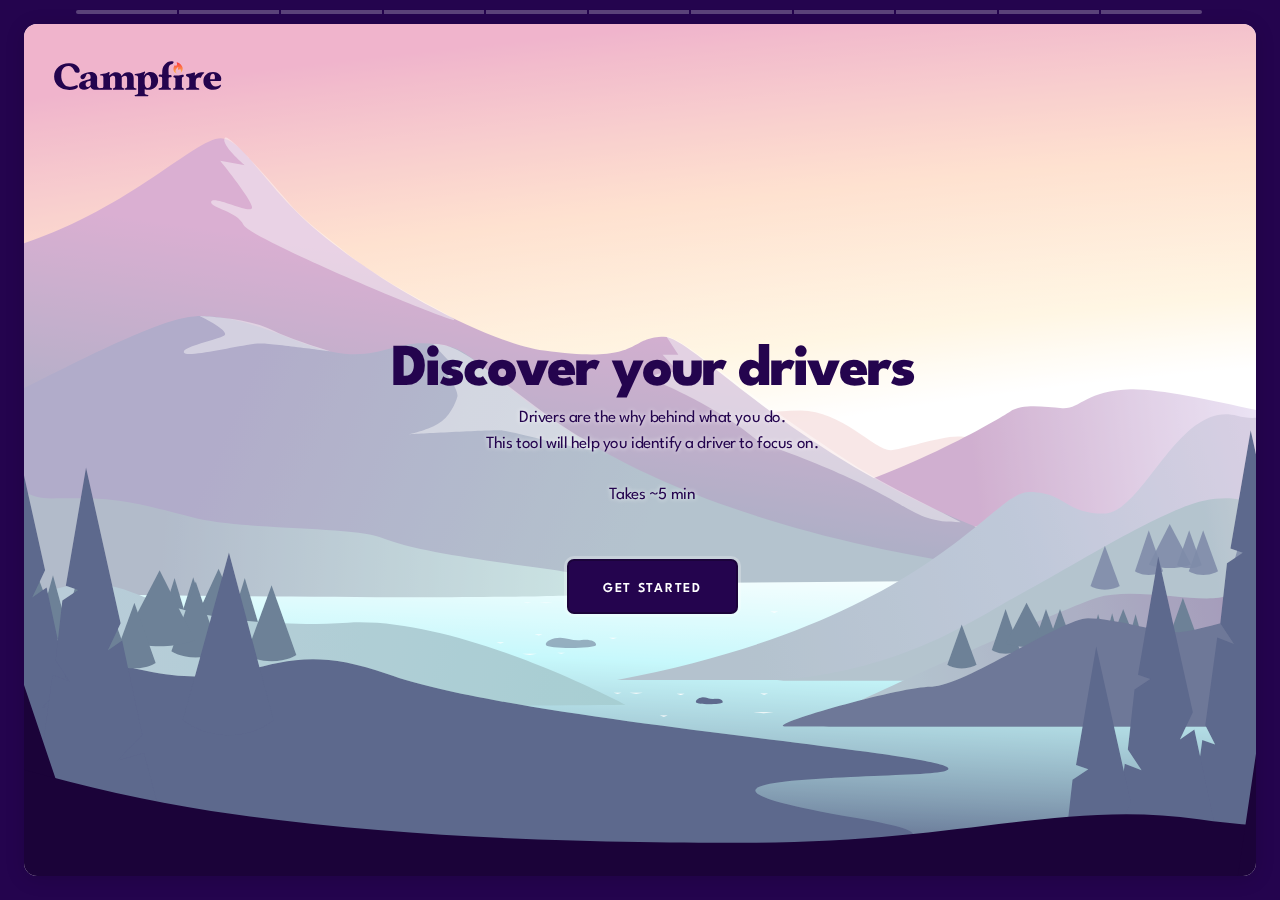
<file: index.html>
<!DOCTYPE html>
<html>
<head>
  <meta charset="utf-8">
  <meta http-equiv="X-UA-Compatible" content="IE=Edge,chrome=1">
  <meta name="viewport" content="width=device-width, initial-scale=1, shrink-to-fit=no">
  <link rel="shortcut icon" href="https://www.getcampfire.com/images/favicon.ico">
  <meta name="description"
      content="Campfire career drivers assessment. When our work aligns with our motivations, we feel more fulfillment and satisfaction. Use this assessment to understand what drives you." />
    <meta name="keywords" content="manager training, digital peer coaching,leadership development, " />

    <!-- Twitter Card data -->
    <meta name="twitter:card" content="summary">
    <meta name="twitter:site" content="">
    <meta name="twitter:site:id" content="">
    <meta name="twitter:title" content="Understand what drives you" />
    <meta name="twitter:description" content="When our work aligns with what drives us, we feel more fulfillment and satisfaction. Use our assessment to understand what drives you.">
    <meta name="twitter:creator" content="">
    <meta name="twitter:creator:id" content="">

    <!-- Twitter summary card with large image must be at least 280x150px -->
    <meta name="twitter:image:src" content="preview-campfire-motivators.png">

    <!-- Open Graph data -->
    <meta property="og:title" content="Campfire career drivers activity" />
    <meta property="og:type" content="website" />
    <meta property="og:image" content="preview-campfire-motivators.png" />
    <meta property="og:url" content="https://toddericksen.github.io/motivations/" />
    <meta property="og:description" content="When our work aligns with what drives us, we feel more fulfillment and satisfaction. Use our assessment to understand what drives you." />
    <meta property="og:site_name" content="Campfire" />

  <title>Campfire Career Drivers</title>
  <script
  src="https://code.jquery.com/jquery-3.6.0.min.js"
  integrity="sha256-/xUj+3OJU5yExlq6GSYGSHk7tPXikynS7ogEvDej/m4="
  crossorigin="anonymous"></script>
  <style type="text/css">
    @import url('https://fonts.googleapis.com/css2?family=Spartan:wght@100..900&display=swap');

    html {
      font-size:  17px;
    }

    body {
      background:  #24044E;
      /*background: #fff;*/
      text-align: center;
      font-family: "Spartan";
      letter-spacing: -0.025rem;
      color: #24044E;
    }

    #campfire_logo {
      position: absolute;
      top: 25px;
      left: 20px;
    }

    p {line-height: 1.5;}

    p.help-text {
      opacity:  .7;
      font-size:  .875rem;
    }

    span.description {
      text-transform: uppercase;
      letter-spacing: .05rem;
      font-size:  .75rem;
      font-weight:  600;
    }

    #stage {
      position: fixed;
      height: calc(100vh - 48px);
      width:  calc(100vw - 48px);
      top:  24px;
      left:  24px;
      border-radius:  13px;
      background: rgba(255,255,255, .95);
      box-shadow: 0 3px 20px rgba(0,0,0,.125);
      overflow:  hidden;
    }

    .scene {
      width: 100%;
      height: 100%;
      overflow: scroll;
      display: flex;
      flex-flow: column nowrap;
      justify-content: center;
      align-items: center;
      position: relative;
      background:  #F6F6FC;
    }

    .scene.intro {
      background: url('sunrise.svg') no-repeat 50% 50%;
      background-size: cover;
      width:  102%;
      height:  102%;
    }

    .section {
      border: none;
      border-radius: 11px;
      width: calc(100% - 4rem);
      max-width:  850px;
    }

    .final .section {
      max-width:  1111px;
    }


    h1 {
      font-size:3.5rem;
      font-weight: 800;
      letter-spacing: -.125rem;
    }

    h2 {
      padding: 0 3rem;
      font-size: 1.5rem;
      font-weight: 600;
      letter-spacing: -.075rem;
      line-height: 1.33;
      margin-bottom: .5rem;
    }

    h2 + p {
      margin: 0 0 1.25rem;
    }

    strong {
      font-weight:  800;
    }

    .intro h1 {
      margin-bottom: .5rem;
    }

    .intro p {
      /*color: rgba(38, 47, 86, .75) ;*/
      margin:  .5rem auto 3rem;
      font-size:  1rem;
      font-weight:  400;
      width:  100%;
      max-width:  650px;
      text-shadow: 0 0 5px #fff;
    }

    .intro p strong {
      font-size: 1.25rem;
      font-weight: 400;
      color:  rgba(0,0,0,.75);
    }

    .cards {
      /*display: flex;*/
      /*flex-flow: row wrap;*/
      /*justify-content: space-evenly;*/
      /*align-content: center;*/
      margin: 1rem auto 2rem;
      width: 100%;
    /*  max-width: 960px;*/
    }

    .card {
      perspective: 500px;
      -webkit-perspective: 500px;
      will-change: transform;
      transform-style: preserve-3d;
      position: relative;
      width: 250px;
      height: 80px;
      display: inline-block;
      margin: .625rem;
      font-size:  .9rem;
      font-weight:  400;
    }

    #demo .card {
      width: 150px;
      height: 75px;
      margin: .5rem;
    }


    .card .front, .card .back {
      background: rgba(255,255,255,.8);
      border-radius: 9px;
      border: 2px solid rgba(255,255,255,.8);
      /*border: 2px solid rgba(84,42,0220,.2);*/
      flex-flow: column nowrap;
      box-shadow: 2px 2px 10px rgba(36, 4, 78, .1), 0 2px 6px rgba(36, 4, 78, .1) ;
      transition: all .25s cubic-bezier(.25,.8,.25,1);

      width: calc(100% - 8px);
      height: calc(100% - 8px);
      display: flex;
      backface-visibility: hidden;
      -webkit-backface-visibility: hidden;


      position: absolute;
      align-items: center;
      justify-content: center;
      overflow: visible;
    }


    .card .front {
      transform: rotateY(0deg);
      -webkit-transform: rotateY(0deg);
    }


    .card .back {
      transform: rotateY(-180deg);
      -webkit-transform: rotateY(-180deg);
      /*background: #542ADC;*/
      /*background:  #6A3DC5;*/
      /*background:  #FBBE55;*/
      background: #24044E;
      color: #fff;
    }

    .card.is_flipped .back {
      font-weight: 700;
      letter-spacing: -0.0125rem;
      transform: rotateY(0deg) translateZ(40px);
      -webkit-transform: rotateY(0deg) translateZ(40px);
      box-shadow: 0 8px 12px 0px rgba(36, 4, 78,.25), 0 0px 8px -4px rgba(36, 4, 78,0.5);
    }

    .card.is_flipped .front {
      transform: rotateY(180deg);
      -webkit-transform: rotateY(180deg);
    }

    .card .front:hover, .card .back:hover {
      cursor: pointer;
      box-shadow: 0 12px 18px -4px rgba(0,0,0,0.12), 0 2px 10px rgba(0,0,0,0.24);
      font-size:  .95rem;
    }


    a.button {
      cursor:  pointer;
      background: #24044E;
      border:  none;
      color:  #fff;
      text-decoration: none;
      font-family: "Spartan";
      text-transform: uppercase;
      font-weight: 600;
      font-size: .8rem;
      letter-spacing: .1rem;
      padding:  1.25rem 2rem 1rem 2rem;
      border: 2px solid rgba(0,0,0,.25);
      border-radius: 7px;
      display:inline-block;
      transform: translateY(0px);
      box-shadow:  0 0 0 3px rgba(255, 255, 255, .25);
      transition: all .25s cubic-bezier(.25,.8,.25,1);
    }

    a.button:hover {
      box-shadow: 0 0 0 3px rgba(255, 255, 255, .65), 0 18px 18px -5px rgba(0,0,0,0.15), 0 2px 10px rgba(0,0,0,0.24);
      transform: translateY(-3px);
    }
    a.back_button {
      position: absolute;
      left: 50px;
      top: 50px;
      text-decoration: none;
      text-transform: uppercase;
      color: #24044E;
      font-size: .75rem;
      font-weight: 500;
      letter-spacing: 0.1rem;
      background: url(chevron.svg) no-repeat 1.35rem 45%;
      background-size: 24px;
      height: 12px;
      padding: .5rem 1.5rem .5rem 3rem;
      display: flex;
      width: 56px;
      height: 32px;
      text-align: left;
      flex-flow: column nowrap;
      justify-content: center;
      border-radius: 5px;
    }

    .shake_it_up {
      animation: shake .3s forwards cubic-bezier(.25,.8,.25,1) !important;
    }

    #progress {
      top:  0;
      display: flex;
      width:  calc(100% - 8rem);
      margin:  10px auto 0;
      position: relative;
      z-index: 2;
    }

    .step {
      width: 100%;
      background-color: rgba(255,255,255,.25);
      margin-right: 2px;
      height: 4px;
    }

    .step:first-child {
      border-top-left-radius: 7px;
      border-bottom-left-radius: 7px;
      }

    .step:last-child {
      border-top-right-radius: 7px;
      border-bottom-right-radius: 7px;
    }

    .step.done {
      background: rgba(36, 4, 78, .75);
      background:  rgba(255,255,255,.85);;
      /*background: #EFA2AC;*/
    }

    textarea {
      font-family:  'Spartan';
      font-size:  1.125rem;
      padding:  1.5rem;
      border: 2px solid rgba(0,0,0,.25);
      border-radius: 7px;
      font-weight: 400;
      letter-spacing: -.05rem;
      box-shadow:  0 0 0 3px rgba(255, 255, 255, .25);
      transition: all .25s cubic-bezier(.25,.8,.25,1);
      width:  100%;
      max-width: 600px;
      min-height:  80px;
      line-height: 1.5;
      margin-bottom: 2rem;
    }

    textarea:focus {
      border:  2px solid #24044E;
      outline:  none;
      box-shadow:  0 0 0 3px rgba(255, 255, 255, .25);
    }

    ol {
      text-align: left;
      width:  100%;
      max-width:  500px;
      margin:  2rem auto 4rem;
    }

    ol li {
      margin-bottom:  1rem;
      line-height: 1.6;
    }

    .results .section {
      width:  100%;
      max-width:  960px;
      margin:  0 auto;
    }

    /*#report {
      display: flex;
      flex-flow: row no-wrap;
      justify-content: center;
      align-items:  flex-start;
    }*/

    #finished_motivators {
      display: flex;
      flex-flow: row wrap;
      justify-content:  center;
      justify-items: space-around;
      align-items: space-around;
      margin-top: 1rem;
    }

    #focus_motivator {
      margin-bottom:  2rem;
    }

    #focus_motivator h2 {
      font-size:  2.75rem;
      font-weight:  800;
      line-height: .75;
      margin:  1.5rem 0 2rem;
    }

    .focus_description {
      margin-bottom:  3rem;
    }

    .motivator {
      border:  1px solid #ccc;
      padding:  2rem;
      display:  inline-block;
      margin:  .5rem;
      border-radius:  5px;
      width: 200px;
    }

    #finger-tap {
      position:  relative;
      margin-bottom:  2rem;
    }

    #finger-tap #pointer {
      position: absolute;
      bottom:  -20px;
      left:  50%;
      transform: translateX(-170px) scale(1);
      z-index:  1;
    }

    #finger-tap.animate .cards .card:nth-child(1){
      /* @keyframes duration | easing-function | delay |
iteration-count | direction | fill-mode | play-state | name */
      animation:  spin-demo-1 3s cubic-bezier(.25,.8,.25,1) 2s;
    }

    #finger-tap.animate .cards .card:nth-child(2){
      animation: spin-demo-2 3s cubic-bezier(.25,.8,.25,1) 2s;
    }

    #finger-tap.animate .cards .card:nth-child(3){
      animation:  shake-demo 3s cubic-bezier(.25,.8,.25,1) 2s;
    }

    #finger-tap.animate #pointer {
      animation:  taps 3s cubic-bezier(.25,.8,.25,1) 2s forwards;
    }

    .motivator_descriptions {
      display: flex;
      flex-flow: row nowrap;
      justify-content: space-evenly;
      justify-items: center;
      margin:  3rem 0;
    }

    .motivator_descriptions div {
      display: flex;
      flex-flow: column nowrap;
      justify-content: center;
      border:  3px solid transparent;
      border-radius: 15px;
      cursor: pointer;
      padding: .5rem 2rem 2rem 2rem;
      align-items: center;
      margin: 0;
      width: 48%;
    }

    .motivator_descriptions div span {
      text-transform: uppercase;
      font-size: .75rem;
      letter-spacing: .05rem;
      font-weight: 600;
    }

    .motivator_descriptions div em {
      font-style:  normal;
      font-size:  .75rem;
      display: block;
      margin-top:  .5rem;
      color:  #7C6895;
      line-height:  1.25;

    }



    @keyframes shake {
      0% {
        transform: translateX(0);
      }
      20% {
        transform: translateX(-10px);
      }
      40% {
        transform: translateX(10px);
      }
      60% {
        transform: translateX(-10px);
      }
      80% {
        transform: translateX(10px);
      }
      100% {
        transform: translateX(0);
      }
    }

    @keyframes shake-demo {
      70% {
        transform: translateX(0);
      }
      73% {
        transform: translateX(-10px);
      }
      76% {
        transform: translateX(10px);
      }
      79% {
        transform: translateX(-10px);
      }
      82% {
        transform: translateX(10px);
      }
      85% {
        transform: translateX(0);
      }
    }

    @keyframes spin-demo-1 {
      6% {
        transform: rotateY(0);
      }
      33% {
        transform: rotateY(-180deg);
      }
      84% {
        transform: rotateY(-180deg);
      }
      95% {
        transform: rotateY(0);
      }
    }

    @keyframes spin-demo-2 {
      36% {
        transform: rotateY(0);
      }
      63% {
        transform: rotateY(-180deg);
      }
      84% {
        transform: rotateY(-180deg);
      }
      95% {
        transform: rotateY(0);
      }
    }

    @keyframes taps {
      0% {
        opacity:  1;
        transform: translateX(-170px) scale(1);
      }
      10% {
        opacity:  1;
        transform: translateX(-170px) scale(.8);
      }
      20% {
        opacity:  1;
        transform: translateX(-170px) scale(1);
      }
      30% {
        opacity:  1;
        transform: translateX(0px) scale(1);
      }
      40% {
        opacity:  1;
        transform: translateX(0px) scale(.8);
      }
      50% {
        opacity:  1;
        transform: translateX(0px) scale(1);
      }
      60% {
        opacity:  1;
        transform: translateX(180px) scale(1);
      }
      70% {
        opacity:  1;
        transform: translateX(180px) scale(.8);
      }
      80% {
        opacity:  1;
        transform: translateX(180px) scale(1);
      }
      90% {
        opacity:  0;
        transform: translateX(-170px) scale(1);
      }
      100% {
        opacity:  0;
        transform: translateX(-170px) scale(1);
      }

    }

    @media all and (max-width: 767px) {
      html {
        font-size: 14px;
      }

      h1 {
        font-size: 2rem;
        line-height: 1;
        padding:  0;
      }

      h2 {
        font-size: 1.1rem;
          padding: 0;
      }

      #campfire_logo {
        position: relative;
        top: 0;
        left: 0;
        width:  50%;
      }

      #stage {
        height: 100vh;
        width:  100vw;
        top:  0;
        left:  0;
        border-radius: 0;
      }

      .scene.intro {
        justify-content: center;
      }

      .scene {
        justify-content: flex-start;
      }

      .section {
        padding:  4rem 0;
        width: calc(100% - 3rem);
      }

      .card {
        perspective: 500px;
        -webkit-perspective: 500px;
        will-change: transform;
        transform-style: preserve-3d;
        position: relative;
        width: 100%;
        height: 50px;
        margin:  0;
        font-size:  .75rem;

      }
      a.back_button {
        left: 0;
        top: 10px;
      }
      .intro p {
        font-size:  1rem;
      }

      .step {
        background-color: rgba(0,0,0,.25);
      }

      .step.done {
        background: rgba(36, 4, 78, .75);
      }

      #progress {
        width:  100%;
        top:  -10px;
      }
      textarea {
        max-width: 85%;
      }
    }
  </style>
</head>
<body>
  <div id="progress">
    <div class="step"></div>
    <div class="step"></div>
    <div class="step"></div>
    <div class="step"></div>
    <div class="step "></div>
    <div class="step"></div>
    <div class="step"></div>
    <div class="step"></div>
    <div class="step"></div>
    <div class="step"></div>
    <div class="step"></div>
  </div>
  <div id="stage">
    <div class="scene intro" id="0">
      <div class="section">
        <a href="https://getcampfire.com"><img src="campfire-logo.svg" id="campfire_logo" /></a>
        <h1>Discover your drivers</h1>
        <p>Drivers are the why behind what you do. <br>  This tool will help you identify a driver to focus on. <br><br> Takes ~5 min</p>
        <a class="button" href="#1">Get Started</a>
      </div>
    </div>
    <div class="scene">
      <a href="#back" class="back_button">Back</a>
      <div class="section">
        <h2 class="description">Directions</h2>
        <p class="intro">A Driver is something that provides motivation for you.
</p>
        <p class="intro">This exercise will help you discover the things that motivate you at work.<br> By the end of the exercise you will have one driver to focus on.</p>
        <p class="intro">Here are some things to keep in mind as you go through the exercise:</p>
        <ol>
          <li>Each word will mean something slightly different to each person. Think about what the word <strong>means to you</strong>!</li>
          <li>This exercise can be used in your personal life and in your career. Think about what motivates you <strong>at work</strong>.</li>
          <li>You can and should think more deeply about what these things mean to you. For now, <strong>move quickly</strong>. Just pick the two words that stand out.</li>
        </ol>

        <!-- <p class="help-text">Cards will shake if you select more than the limit. Unselect one of your cards to choose another. </p>
        <div id="finger-tap">
          <img id="pointer" src="pointer.svg">
          <div id="demo" class="cards" data-group="0" data-limit="2">
            <div class="card">
              <div class="front">Card One</div>
              <div class="back">Card One</div>
            </div>
            <div class="card">
              <div class="front">Card Two</div>
              <div class="back">Card Two</div>
            </div>
            <div class="card">
              <div class="front">Card Three</div>
              <div class="back">Card Three</div>
            </div>
          </div>
        </div>

        <button>Let's do this</button> -->
      </div>
    </div>
    <div class="scene" id="1">
      <a href="#0" class="back_button">Back</a>
      <div class="section">
        <h2>Which <strong>two</strong> best describe what motivates you?</h2>
        <p>Try to think of what you value, need, or want in your work.</p>
        <div class="cards" data-group="1" data-limit="2">
          <div class="card">
            <div class="front">Creativity</div>
            <div class="back">Creativity</div>
          </div>
          <div class="card">
            <div class="front">Variety</div>
            <div class="back">Variety</div>
          </div>
          <div class="card">
            <div class="front">Autonomy</div>
            <div class="back">Autonomy</div>
          </div>
          <div class="card">
            <div class="front">Risk Taking</div>
            <div class="back">Risk Taking</div>
          </div>
          <div class="card">
            <div class="front">Fun</div>
            <div class="back">Fun</div>
          </div>
          <div class="card">
            <div class="front">Freedom</div>
            <div class="back">Freedom</div>
          </div>
        </div>
        <p><a class="button" href="#2">Next</a></p>
      </div>
  </div>
    <div class="scene" id="2">
      <a href="#1" class="back_button">Back</a>
    <div class="section">
      <h2>Which <strong>two</strong> best describe what motivates you?</h2>
      <p>Try to think of what you value, need, or want in your work.</p>
    <div class="cards" data-group="2" data-limit="2">
      <div class="card">
        <div class="front">Opportunity</div>
        <div class="back">Opportunity</div>
      </div>
      <div class="card">
        <div class="front">Innovation</div>
        <div class="back">Innovation</div>
      </div>
      <div class="card">
        <div class="front">Challenge</div>
        <div class="back">Challenge</div>
      </div>
      <div class="card">
        <div class="front">Achievement</div>
        <div class="back">Achievement</div>
      </div>
      <div class="card">
        <div class="front">Building Skills</div>
        <div class="back">Building Skills</div>
      </div>
      <div class="card">
        <div class="front">Learning</div>
        <div class="back">Learning</div>
      </div>
    </div>
    <p><a class="button" href="#3">Next</a></p>
    </div>
  </div>
    <div class="scene" id="3">
      <a href="#2" class="back_button">Back</a>
    <div class="section">
      <h2>Which <strong>two</strong> best describe what motivates you?</h2>
      <p>Try to think of what you value, need, or want in your work.</p>
      <div class="cards" data-group="3" data-limit="2">
        <div class="card">
          <div class="front">Leadership</div>
          <div class="back">Leadership</div>
        </div>
        <div class="card">
          <div class="front">Influence</div>
          <div class="back">Influence</div>
        </div>
        <div class="card">
          <div class="front">Impact</div>
          <div class="back">Impact</div>
        </div>
        <div class="card">
          <div class="front">Purpose</div>
          <div class="back">Purpose</div>
        </div>
        <div class="card">
          <div class="front">Getting Results</div>
          <div class="back">Getting Results</div>
        </div>
        <div class="card">
          <div class="front">Problem Solving</div>
          <div class="back">Problem Solving</div>
        </div>
      </div>
      <p><a class="button" href="#4">Next</a></p>
    </div>
    </div>
    <div class="scene" id="4">
      <a href="#3" class="back_button">Back</a>
    <div class="section">
      <h2>Which <strong>two</strong> best describe what motivates you?</h2>
      <p>Try to think of what you value, need, or want in your work.</p>
      <div class="cards" data-group="4" data-limit="2">
        <div class="card">
          <div class="front">Respect</div>
          <div class="back">Respect</div>
        </div>
        <div class="card">
          <div class="front">Balance</div>
          <div class="back">Balance</div>
        </div>
        <div class="card">
          <div class="front">Structure</div>
          <div class="back">Structure</div>
        </div>
        <div class="card">
          <div class="front">Appreciation</div>
          <div class="back">Appreciation</div>
        </div>
        <div class="card">
          <div class="front">Feeling Valued</div>
          <div class="back">Feeling Valued</div>
        </div>
        <div class="card">
          <div class="front">Compensation</div>
          <div class="back">Compensation</div>
        </div>
      </div>
      <p><a class="button" href="#5">Next</a></p>
    </div>
    </div>
    <div class="scene" id="5">
      <a href="#4" class="back_button">Back</a>
    <div class="section">
      <h2>Which <strong>two</strong> best describe what motivates you?</h2>
      <p>Try to think of what you value, need, or want in your work.</p>
      <div class="cards" data-group="5" data-limit="2">
        <div class="card">
          <div class="front">Empathy</div>
          <div class="back">Empathy</div>
        </div>
        <div class="card">
          <div class="front">Trust</div>
          <div class="back">Trust</div>
        </div>
        <div class="card">
          <div class="front">Mentorship &amp; Sponsorship</div>
          <div class="back">Mentorship &amp; Sponsorship</div>
        </div>
        <div class="card">
          <div class="front">Helping Others</div>
          <div class="back">Helping Others</div>
        </div>
        <div class="card">
          <div class="front">Inclusion</div>
          <div class="back">Inclusion</div>
        </div>
        <div class="card">
          <div class="front">Collaboration</div>
          <div class="back">Collaboration</div>
        </div>
      </div>
      <p><a class="button" href="#6">Next</a></p>
    </div>
    </div>
    <div class="scene" id="6">
      <a href="#5" class="back_button">Back</a>
    <div class="section">
      <h2>Which <strong>two</strong> best describe what motivates you?</h2>
      <p>Try to think of what you value, need, or want in your work.</p>
      <div class="cards"  data-group="6" data-limit="2">
        <div class="card">
          <div class="front">Personal Brand</div>
          <div class="back">Personal Brand</div>
        </div>
        <div class="card">
          <div class="front">Flexibility</div>
          <div class="back">Flexibility</div>
        </div>
        <div class="card">
          <div class="front">Culture</div>
          <div class="back">Culture</div>
        </div>
        <div class="card">
          <div class="front">Diversity</div>
          <div class="back">Diversity</div>
        </div>
        <div class="card">
          <div class="front">Industry</div>
          <div class="back">Industry</div>
        </div>
        <div class="card">
          <div class="front">Vision &amp; Mission</div>
          <div class="back">Vision &amp; Mission</div>
        </div>
      </div>
      <p><a class="button" href="#7">Next</a></p>
    </div>
    </div>
    <div class="scene final-six" id="7">
      <a href="#6" class="back_button">Back</a>
      <div class="section">
        <h2>Which <strong>SIX</strong> best describe what motivates you in your career?</h2>
        <div id="selected-motivators" class="cards" data-group="7" data-limit="6">

        </div>
        <p><a class="button" href="#8">Next</a></p>
    </div>

  </div>
  <div class="scene final-six" id="8">
      <a href="#7" class="back_button">Back</a>
      <div class="section">
        <h2>Which <strong>THREE</strong> best describe what truly drives you?</h2>
        <div id="top-six-motivators" class="cards" data-group="9" data-limit="3">

        </div>
        <p><a class="button" href="#9">Next</a></p>
    </div>

  </div>
  <div class="scene focus-motivator" id="9">
      <a href="#8" class="back_button">Back</a>
      <div class="section">
        <h2>Choose the <strong>ONE</strong> that you'd like to focus on right now.</h2>
        <div class="cards" id="top-three-motivators" data-group="10" data-limit="1">

        </div>
        <p><a class="button" href="#10">Next</a></p>
    </div>
  </div>
  <div class="scene" id="10">
      <a href="#9" class="back_button">Back</a>
      <div class="section">
        <p class="intro">What does <strong class="focusMotivatorText"></strong> mean to you?</p>
        <textarea id="focusMotivatorDefinition"></textarea>

        <p>Why is <strong class="focusMotivatorText"></strong> a driver for you?</p>
        <textarea id="focusMotivatorWhy"></textarea>

    </div>
    <p>
      <a href="#11" id="results" class="button">View Results</a>
    </p>
  </div>
  <div class="scene results" id="11">
      <a href="#10" class="back_button">Back</a>
      <div class="section">
        <div id="report">

          <div id="focus_motivator">
            <span class="description">Focus Driver</span>
            <h2 class="focusMotivatorText"></h2>
      <div class="motivator_descriptions">
        <div class="method_option">
          <span>What it means to me</span>
            <em id="focusMotivatorDefinitionDiv"></em>
        </div>
        <div class="method_option project">
          <span>Why it drives me</span>
          <em id="focusMotivatorWhyDiv"></em>
        </div>
      </div>


          <span class="description">Core Drivers</span>
          <div id="finished_motivators">

          </div>
        </div>
    </div>
  </div>

</div>
  <script type="text/javascript">
    var stage = document.getElementById("stage")
    var cards = document.querySelectorAll('.card');
    var buttons = document.querySelectorAll('.button');
    var backButtons = document.querySelectorAll('.back_button');
    var steps = document.querySelectorAll('.step');
    var steps_count = 0;
    var scrollPosition = 0;
    var progress = document.getElementById('progress')
    var selectedMotivatorsDiv = document.getElementById("selected-motivators")
    var top6MotivatorsDiv = document.getElementById("top-six-motivators")
    var top3MotivatorsDiv = document.getElementById("top-three-motivators")
    var finishedMotivatorsDiv = document.getElementById("finished_motivators")
    var selectedMotivators = []
    var top6Motivators = []
    var top3Motivators = []
    var focusMotivators = []
    var focusMotivatorText = document.querySelectorAll(".focusMotivatorText");

    var focusMotivatorDefinition = document.getElementById("focusMotivatorDefinition");
    var focusMotivatorDefinitionDiv = document.getElementById("focusMotivatorDefinitionDiv")

    var focusMotivatorWhy = document.getElementById("focusMotivatorWhy");
    var focusMotivatorWhyDiv = document.getElementById("focusMotivatorWhyDiv")

    var demoDiv = document.getElementById("finger-tap");

    var selectedCards = {
      0: 0,
      1: 0,
      2: 0,
      3: 0,
      4: 0,
      5: 0,
      6: 0,
      7: 0,
      8: 0,
      9: 0,
      10:0
    }

    function collectionHas(a, b) { //helper function (see below)
      for(var i = 0, len = a.length; i < len; i ++) {
          if(a[i] == b) return true;
      }
      return false;
    }

    function findParentBySelector(elm, selector) {
      var all = document.querySelectorAll(selector);
      var cur = elm.parentNode;
      while(cur && !collectionHas(all, cur)) { //keep going up until you find a match
          cur = cur.parentNode; //go up
      }
      return cur; //will return null if not found
    }

    function randoRgb() {
      var string = "rgb(";
      string += Math.round(Math.random() * 200) + ",";
      string += Math.round(Math.random() * 200) + ",";
      string += Math.round(Math.random() * 200) + ")";
      return string;
    }

    function updateStep(direction) {
      if (direction == "next") {
        progress.children[steps_count].classList.add("done")
      } else {
        progress.children[steps_count - 1].classList.remove("done")
      }
    }

    function nextScene(e) {
      let current_scene = findParentBySelector(e.target, '.scene')
      var nextSceneDiv = current_scene.nextElementSibling

      switch(e.target.id) {
        case "to_demo":
          demoDiv.classList.add("animate") // animate the instructions
          break;
        case "results":
          focusMotivatorDefinitionDiv.textContent = focusMotivatorDefinition.value
          focusMotivatorWhyDiv.textContent = focusMotivatorWhy.value
          break;
        default:
      }

      updateStep("next")
      steps_count ++;
      scrollPosition += $(current_scene).height()
      e.preventDefault();
      $(stage).animate({
          scrollTop: scrollPosition
        })

    }

    function previousScene(e) {
      let current_scene = findParentBySelector(e.target, '.scene')
      var previousScene = current_scene.previousElementSibling

      updateStep("prev");
      steps_count --

      scrollPosition -= $(current_scene).height()
      e.preventDefault();
      $(stage).animate({
          scrollTop: scrollPosition
        })
    }

    function renderFinishedMotivators() {
        finishedMotivatorsDiv.innerHTML = "";
        top6Motivators.forEach(function(value, index){
          const cardDiv = document.createElement("div")
          cardDiv.className = "motivator";
          cardDiv.appendChild(document.createTextNode(value));
          finishedMotivatorsDiv.appendChild(cardDiv)
        })
    }

    function renderCardSet(set, container){
      container.innerHTML = "";

      set.forEach(function(value, index){
        const cardDiv = document.createElement("div")
        cardDiv.className = "card";
        const frontDiv = document.createElement("div")
        frontDiv.className = "front";
        const backDiv = document.createElement("div")
        backDiv.className = "back";
        frontDiv.appendChild(document.createTextNode(value));
        backDiv.appendChild(document.createTextNode(value));
        cardDiv.appendChild(frontDiv)
        cardDiv.appendChild(backDiv)
        container.appendChild(cardDiv)
        cardDiv.addEventListener( "click", cardSelected)
      })
    }

    function cardSelected(e) {
      let cards = findParentBySelector(e.target, ".cards");
      let card = findParentBySelector(e.target, ".card");
      let group_count = selectedCards[parseInt(cards.dataset.group)];
      let group_limit = parseInt(cards.dataset.limit);

      if ((group_count < group_limit ) || card.classList.contains("is_flipped")) {
        card.classList.toggle("is_flipped"); // flip the card
        // if it's flipped to the back
        if (card.classList.contains("is_flipped")) {
          // up the number of selected cards for the group
          selectedCards[parseInt(cards.dataset.group)] ++;
          // decide what to do based on the id of the cards div
          switch(cards.id) {
            case "demo":
              break;
            case "selected-motivators":
              top6Motivators.push(e.target.textContent); // put the selection in the top6 array
              renderCardSet(top6Motivators, top6MotivatorsDiv)
              break;
            case "top-six-motivators":
              top3Motivators.push(e.target.textContent)
              renderCardSet(top3Motivators, top3MotivatorsDiv)
              // Anytime we change the top 6, remove the Focus Driver
              focusMotivators.pop();
              selectedCards[8] = 0;
              break;

            case "top-three-motivators":
              focusMotivators.push(e.target.textContent)

              focusMotivatorText.forEach(function(value, index){
                value.textContent = e.target.textContent
              })
              renderFinishedMotivators()
              break;
            default:
              selectedMotivators.push(e.target.textContent);
              renderCardSet(selectedMotivators, selectedMotivatorsDiv)
          }
        } else {
          selectedCards[parseInt(cards.dataset.group)] --;
          switch(cards.id) {
            case "demo":
              break;

            case "selected-motivators":
              top6Motivators.splice(top6Motivators.indexOf(e.target.textContent), 1);
              renderCardSet(top6Motivators, top6MotivatorsDiv);
              break;

            case "top-six-motivators":
              top3Motivators.splice(top3Motivators.indexOf(e.target.textContent), 1);
              renderCardSet(top3Motivators, top3MotivatorsDiv);
              focusMotivators.pop();
              selectedCards[8] = 0;
              break;

            case "top-three-motivators":
              focusMotivators.splice(focusMotivators.indexOf(e.target.textContent), 1);

              focusMotivator.forEach(function(value, index){
                value.textContent = e.target.textContent;
              })
              renderFinishedMotivators()
              break;
            default:
              selectedMotivators.splice(selectedMotivators.indexOf(e.target.textContent), 1);
              renderCardSet(selectedMotivators, selectedMotivatorsDiv);
          }
        }
      } else {
        card.classList.add("shake_it_up");
        setTimeout(removeShake, 500)
      }
      function removeShake(){
        card.classList.remove("shake_it_up")
      }
    }



    for(var i = 0; i < cards.length; i++) {
      cards[i].addEventListener( "click", cardSelected)
    }

    for(var i = 0; i < buttons.length; i++) {
      buttons[i].addEventListener( "click", nextScene)
    }

    for(var i = 0; i < backButtons.length; i++) {
      backButtons[i].addEventListener( "click", previousScene)
    }

  </script>
</body>
</html>
</file>
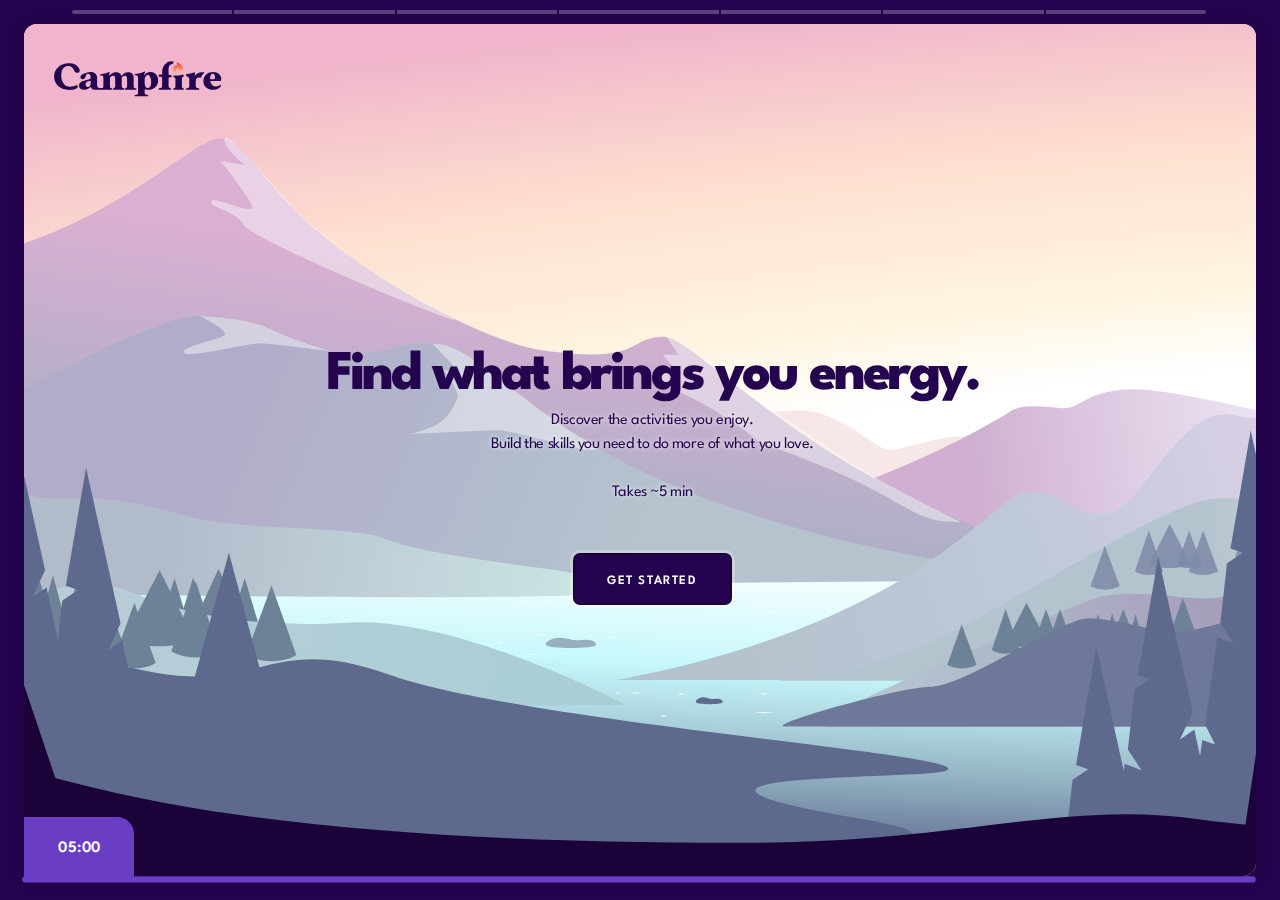
<file: skills.html>
<!DOCTYPE html>
<html>
<head>
  <meta charset="utf-8">
  <meta http-equiv="X-UA-Compatible" content="IE=Edge,chrome=1">
  <meta name="viewport" content="width=device-width, initial-scale=1, shrink-to-fit=no">
  <link rel="shortcut icon" href="https://www.getcampfire.com/images/favicon.ico">
  <meta name="description"
      content="Do more of what you love. Find the skills you need and make a plan for groing them." />
    <meta name="keywords" content="manager training, digital peer coaching,leadership development, " />

    <!-- Twitter Card data -->
    <meta name="twitter:card" content="summary">
    <meta name="twitter:site" content="">
    <meta name="twitter:site:id" content="">
    <meta name="twitter:title" content="Activities to Skills" />
    <meta name="twitter:description" content="Do more of what you love. Find the skills you need and make a plan for groing them.">
    <meta name="twitter:creator" content="">
    <meta name="twitter:creator:id" content="">

    <!-- Twitter summary card with large image must be at least 280x150px -->
    <meta name="twitter:image:src" content="preview-campfire-skills.png">

    <!-- Open Graph data -->
    <meta property="og:title" content="Activities to Skills" />
    <meta property="og:type" content="website" />
    <meta property="og:image" content="preview-campfire-skills.png" />
    <meta property="og:url" content="https://toddericksen.github.io/activities" />
    <meta property="og:description" content="Do more of what you love. Find the skills you need and make a plan for groing them." />
    <meta property="og:site_name" content="Campfire" />

  <title>Campfire Career Assessments - Skills</title>
  <script
  src="https://code.jquery.com/jquery-3.6.0.min.js"
  integrity="sha256-/xUj+3OJU5yExlq6GSYGSHk7tPXikynS7ogEvDej/m4="
  crossorigin="anonymous"></script>
  <style type="text/css">
    @import url('https://fonts.googleapis.com/css2?family=Spartan:wght@100..900&display=swap');
ssdddd
    html {
      font-size:  17px;
    }

    body {
      background:  #24044E;
      /*background: #fff;*/
      text-align: center;
      font-family: "Spartan";
      letter-spacing: -0.025rem;
      color: #24044E;
    }

    #campfire_logo {
      position: absolute;
      top: 25px;
      left: 20px;
    }

    p {line-height: 1.5;}

    p.help-text {
      opacity:  .7;
      font-size:  .875rem;
    }

    span.description {
      text-transform: uppercase;
      letter-spacing: .05rem;
      font-size:  .75rem;
      font-weight:  600;
    }

    #stage {
      position: fixed;
      height: calc(100vh - 48px);
      width:  calc(100vw - 48px);
      top:  24px;
      left:  24px;
      border-radius:  13px;
      background: rgba(255,255,255, .95);
      box-shadow: 0 3px 20px rgba(0,0,0,.125);
      overflow:  hidden;
    }

    .scene {
      width: 100%;
      height: 100%;
      overflow: scroll;
      display: flex;
      flex-flow: column nowrap;
      justify-content: center;
      align-items: center;
      position: relative;
      background:  #F6F6FC;
    }

    .scene.intro {
      background: url('sunrise.svg') no-repeat 50% 50%;
      background-size: cover;
      width:  102%;
      height:  102%;
    }

    .section {
      border: none;
      border-radius: 11px;
      width: calc(100% - 4rem);
      max-width:  850px;
    }

    .final .section {
      max-width:  1111px;
    }


    h1 {
      font-size:3.5rem;
      font-weight: 800;
      letter-spacing: -.175rem;
    }

    h2 {
      padding: 0 3rem;
      font-size: 1.5rem;
      font-weight: 600;
      letter-spacing: -.075rem;
      line-height: 1.33;
    }

    strong {
      font-weight:  800;
    }

    .intro h1 {
      margin-bottom: .5rem;
    }

    .intro p {
      /*color: rgba(38, 47, 86, .75) ;*/
      margin:  .5rem auto 3rem;
      font-size:  1rem;
      font-weight:  400;
      width:  100%;
      max-width:  650px;
      text-shadow: 0 0 5px #fff;
    }

    .intro p strong {
      font-size: 1.25rem;
      font-weight: 400;
      color:  rgba(0,0,0,.75);
    }

    .list {
      display: flex;
      flex-flow: row wrap;

    }

    .form input[type=text] {
      width: 100%;
      max-width:  400px;
      margin: 0 auto;
      display: block;
      font-family: "Spartan", sans-serif;
      font-size:  17px;
      letter-spacing: -0.025rem;
      padding:  .75rem;
      background: #FFFFFF;
      border: 1px solid rgba(0, 0, 0, 0.2);
      box-sizing: border-box;
      box-shadow: 0px 0px 0px 4px rgba(255, 255, 255, 0.6);
      border-radius: 5px;
    }

    .list_item {
      width: 100%;
      max-width:400px;
      height: 60px;
      background: #FFFFFF;
      box-shadow: 0px 0px 8.23625px rgba(0, 0, 0, 0.15), 0px 2.74542px 2.74542px rgba(0, 0, 0, 0.25);
      border-radius: 5px;
      border: 2px solid rgba(255,255,255,.8);
      box-shadow: 2px 2px 10px rgba(36, 4, 78, .1), 0 2px 6px rgba(36, 4, 78, .1) ;
      display: flex;
      flex-flow: row nowrap;
      align-items: center;
      justify-content: space-between;
      margin: .5rem;
    }
    .list_item .text {
      text-align: left;
      margin-left:  1.25rem;
      max-width:  calc(100% - 4rem);
      white-space: nowrap;
      overflow: hidden;
      text-overflow: ellipsis;
    }
    .list_item .remove {
      border-radius: 5px;
      cursor: pointer;
      width: 3rem;
      height: 3rem;
      background: #fff url('remove.svg') no-repeat 50% 50%;
      background-size: 1rem;
      margin-right:  .5rem;
    }

    .list_item .remove:hover {
      background-color: #f0f0f0;
      background-image: url('remove-hover.svg');
    }

    .cards {
      /*display: flex;*/
      /*flex-flow: row wrap;*/
      /*justify-content: space-evenly;*/
      /*align-content: center;*/
      margin: 1rem auto 2rem;
      width: 100%;
    /*  max-width: 960px;*/
    }

    .card {
      perspective: 500px;
      -webkit-perspective: 500px;
      will-change: transform;
      transform-style: preserve-3d;
      position: relative;
      width: 250px;
      height: 80px;
      display: inline-block;
      margin: .625rem;
      font-size:  .9rem;
      font-weight:  400;
    }

    #demo .card {
      width: 150px;
      height: 75px;
      margin: .5rem;
    }


    .card .front, .card .back {
      background: rgba(255,255,255,.8);
      border-radius: 9px;
      border: 2px solid rgba(255,255,255,.8);
      /*border: 2px solid rgba(84,42,0220,.2);*/
      flex-flow: column nowrap;
      box-shadow: 2px 2px 10px rgba(36, 4, 78, .1), 0 2px 6px rgba(36, 4, 78, .1) ;
      transition: all .25s cubic-bezier(.25,.8,.25,1);

      width: calc(100% - 8px);
      height: calc(100% - 8px);
      display: flex;
      backface-visibility: hidden;
      -webkit-backface-visibility: hidden;


      position: absolute;
      align-items: center;
      justify-content: center;
      overflow: visible;
    }


    .card .front {
      transform: rotateY(0deg);
      -webkit-transform: rotateY(0deg);
    }


    .card .back {
      transform: rotateY(-180deg);
      -webkit-transform: rotateY(-180deg);
      /*background: #542ADC;*/
      /*background:  #6A3DC5;*/
      /*background:  #FBBE55;*/
      background: #24044E;
      color: #fff;
    }

    .card.is_flipped .back {
      font-weight: 700;
      letter-spacing: -0.0125rem;
      transform: rotateY(0deg) translateZ(40px);
      -webkit-transform: rotateY(0deg) translateZ(40px);
      box-shadow: 0 8px 12px 0px rgba(36, 4, 78,.25), 0 0px 8px -4px rgba(36, 4, 78,0.5);
    }

    .card.is_flipped .front {
      transform: rotateY(180deg);
      -webkit-transform: rotateY(180deg);
    }

    .card .front:hover, .card .back:hover {
      cursor: pointer;
      box-shadow: 0 12px 18px -4px rgba(0,0,0,0.12), 0 2px 10px rgba(0,0,0,0.24);
      font-size:  .95rem;
    }


    a.button {
      cursor:  pointer;
      background: #24044E;
      border:  none;
      color:  #fff;
      text-decoration: none;
      font-family: "Spartan";
      text-transform: uppercase;
      font-weight: 600;
      font-size: .8rem;
      letter-spacing: .1rem;
      padding:  1.25rem 2rem 1rem 2rem;
      border: 2px solid rgba(0,0,0,.25);
      border-radius: 7px;
      display:inline-block;
      transform: translateY(0px);
      box-shadow:  0 0 0 3px rgba(255, 255, 255, .25);
      transition: all .25s cubic-bezier(.25,.8,.25,1);
    }

    a.button:hover {
      box-shadow: 0 0 0 3px rgba(255, 255, 255, .65), 0 18px 18px -5px rgba(0,0,0,0.15), 0 2px 10px rgba(0,0,0,0.24);
      transform: translateY(-3px);
    }
    a.back_button {
      position: absolute;
      left: 50px;
      top: 50px;
      text-decoration: none;
      text-transform: uppercase;
      color: #24044E;
      font-size: .75rem;
      font-weight: 500;
      letter-spacing: 0.1rem;
      background: url(chevron.svg) no-repeat 1.35rem 45%;
      background-size: 24px;
      height: 12px;
      padding: .5rem 1.5rem .5rem 3rem;
      display: flex;
      width: 56px;
      height: 32px;
      text-align: left;
      flex-flow: column nowrap;
      justify-content: center;
      border-radius: 5px;
    }

    .shake_it_up {
      animation: shake .3s forwards cubic-bezier(.25,.8,.25,1) !important;
    }

    #progress {
      top:  0;
      display: flex;
      width:  calc(100% - 8rem);
      margin:  10px auto 0;
      position: relative;
      z-index: 2;
    }

    .step {
      width: 100%;
      background-color: rgba(255,255,255,.25);
      margin-right: 2px;
      height: 4px;
    }

    .step:first-child {
      border-top-left-radius: 7px;
      border-bottom-left-radius: 7px;
      }

    .step:last-child {
      border-top-right-radius: 7px;
      border-bottom-right-radius: 7px;
    }

    .step.done {
      background: rgba(36, 4, 78, .75);
      background:  rgba(255,255,255,.85);;
      /*background: #EFA2AC;*/
    }

    textarea {
      font-family:  'Spartan';
      font-size:  1.2rem;
      padding:  1.5rem;
      border: 2px solid rgba(0,0,0,.25);
      border-radius: 7px;
      font-weight: 400;
      letter-spacing: -.05rem;
      box-shadow:  0 0 0 3px rgba(255, 255, 255, .25);
      transition: all .25s cubic-bezier(.25,.8,.25,1);
      width:  100%;
      max-width: 600px;
      min-height:  100px;
      line-height: 1.5;
    }

    textarea:focus {
      border:  2px solid #24044E;
      outline:  none;
      box-shadow:  0 0 0 3px rgba(255, 255, 255, .25);
    }

    ol {
      text-align: left;
      width:  100%;
      max-width:  500px;
      margin:  2rem auto 4rem;
    }

    ol li {
      margin-bottom:  1rem;
      line-height: 1.6;
    }

    .results .section {
      width:  100%;
      max-width:  960px;
      margin:  0 auto;
    }

    /*#report {
      display: flex;
      flex-flow: row no-wrap;
      justify-content: center;
      align-items:  flex-start;
    }*/

    #finished_motivators {
      display: flex;
      flex-flow: row wrap;
      justify-content:  center;
      justify-items: space-around;
      align-items: space-around;
      margin-top: 1rem;
    }

    #focus_motivator {
      margin-bottom:  2rem;
    }

    #focus_motivator h2, #focus_skill h2{
      font-size:  2.75rem;
      font-weight:  800;
      line-height: .75;
    }

    .focus_description {
      margin-bottom:  3rem;
    }

    .motivator {
      border:  1px solid #ccc;
      padding:  2rem;
      display:  inline-block;
      margin:  .5rem;
      border-radius:  5px;
      width: 200px;
    }

    #finger-tap {
      position:  relative;
      margin-bottom:  2rem;
    }

    #finger-tap #pointer {
      position: absolute;
      bottom:  -20px;
      left:  50%;
      transform: translateX(-170px) scale(1);
      z-index:  1;
    }

    #finger-tap.animate .cards .card:nth-child(1){
      /* @keyframes duration | easing-function | delay |
iteration-count | direction | fill-mode | play-state | name */
      animation:  spin-demo-1 3s cubic-bezier(.25,.8,.25,1) 2s;
    }

    #finger-tap.animate .cards .card:nth-child(2){
      animation: spin-demo-2 3s cubic-bezier(.25,.8,.25,1) 2s;
    }

    #finger-tap.animate .cards .card:nth-child(3){
      animation:  shake-demo 3s cubic-bezier(.25,.8,.25,1) 2s;
    }

    #finger-tap.animate #pointer {
      animation:  taps 3s cubic-bezier(.25,.8,.25,1) 2s forwards;
    }

    .methods {
      display: flex;
      flex-flow: row nowrap;
      justify-content: space-evenly;
      justify-items: center;
      margin:  3rem 0;
    }

    .methods div {
      display: flex;
      flex-flow: column nowrap;
      justify-content: center;
      border:  3px solid transparent;
      border-radius: 15px;
      cursor: pointer;
      padding: .5rem 2rem 2rem 2rem;
      align-items: center;
      margin:  0 1rem;
    }

    .methods div:hover {
      border-color:  #fff;
      box-shadow: 0 4px 14px rgba(36, 4, 78, .04), 0 2px 6px rgba(36, 4, 78, .06) ;
    }

    .methods div.selected {
      background:  #fff;
      box-shadow: 2px 2px 10px rgba(36, 4, 78, .1), 0 2px 6px rgba(36, 4, 78, .1);
      transform: translateY(-3px);
    }

    .methods div.selected i {
      background-color: #F4F2F6;
    }

    .methods div i {
      height: 5rem;
      border-radius: 100px;
      width: 5rem;
      margin: 1rem 0;
      background: #fff 50% 50% no-repeat;
      background-size: 36px;
    }



    .methods div span {
      text-transform: uppercase;
      font-size: .75rem;
      letter-spacing: .05rem;
      font-weight: 600;
    }

    .methods div.person i {
      background-image:  url('skill_person.svg');
    }
    .methods div.project i {
      background-image:  url('skill_project.svg');
    }
    .methods div.playbook i {
      background-image:  url('skill_playbook.svg');
    }

    .method_option em {
      font-style:  normal;
      font-size:  .75rem;
      display: block;
      margin-top:  .5rem;
      color:  #7C6895;
      line-height:  1.25;

    }

    #skill_method_description {
      display:  none;
    }

    .visible, #skill_method_description.visible {
      display: block;
    }

    @keyframes shake {
      0% {
        transform: translateX(0);
      }
      20% {
        transform: translateX(-10px);
      }
      40% {
        transform: translateX(10px);
      }
      60% {
        transform: translateX(-10px);
      }
      80% {
        transform: translateX(10px);
      }
      100% {
        transform: translateX(0);
      }
    }

    @keyframes shake-demo {
      70% {
        transform: translateX(0);
      }
      73% {
        transform: translateX(-10px);
      }
      76% {
        transform: translateX(10px);
      }
      79% {
        transform: translateX(-10px);
      }
      82% {
        transform: translateX(10px);
      }
      85% {
        transform: translateX(0);
      }
    }

    @keyframes spin-demo-1 {
      6% {
        transform: rotateY(0);
      }
      33% {
        transform: rotateY(-180deg);
      }
      84% {
        transform: rotateY(-180deg);
      }
      95% {
        transform: rotateY(0);
      }
    }

    @keyframes spin-demo-2 {
      36% {
        transform: rotateY(0);
      }
      63% {
        transform: rotateY(-180deg);
      }
      84% {
        transform: rotateY(-180deg);
      }
      95% {
        transform: rotateY(0);
      }
    }

    @keyframes taps {
      0% {
        opacity:  1;
        transform: translateX(-170px) scale(1);
      }
      10% {
        opacity:  1;
        transform: translateX(-170px) scale(.8);
      }
      20% {
        opacity:  1;
        transform: translateX(-170px) scale(1);
      }
      30% {
        opacity:  1;
        transform: translateX(0px) scale(1);
      }
      40% {
        opacity:  1;
        transform: translateX(0px) scale(.8);
      }
      50% {
        opacity:  1;
        transform: translateX(0px) scale(1);
      }
      60% {
        opacity:  1;
        transform: translateX(180px) scale(1);
      }
      70% {
        opacity:  1;
        transform: translateX(180px) scale(.8);
      }
      80% {
        opacity:  1;
        transform: translateX(180px) scale(1);
      }
      90% {
        opacity:  0;
        transform: translateX(-170px) scale(1);
      }
      100% {
        opacity:  0;
        transform: translateX(-170px) scale(1);
      }

    }

    @media all and (max-width: 767px) {
      html {
        font-size: 14px;
      }

      h1 {
        font-size: 2rem;
        line-height: 1;
        padding:  0;
      }

      h2 {
        font-size: 1.1rem;
          padding: 0;
      }

      #campfire_logo {
        position: relative;
        top: 0;
        left: 0;
        width:  50%;
      }

      #stage {
        height: 100vh;
        width:  100vw;
        top:  0;
        left:  0;
        border-radius: 0;
      }

      .scene.intro {
        justify-content: center;
      }

      .scene {
        justify-content: flex-start;
      }

      .section {
        padding:  4rem 0;
        width: calc(100% - 3rem);
      }

      .card {
        perspective: 500px;
        -webkit-perspective: 500px;
        will-change: transform;
        transform-style: preserve-3d;
        position: relative;
        width: 100%;
        height: 50px;
        margin:  0;
        font-size:  .75rem;

      }
      a.back_button {
        left: 0;
        top: 10px;
      }
      .intro p {
        font-size:  1rem;
      }

      .step {
        background-color: rgba(0,0,0,.25);
      }

      .step.done {
        background: rgba(36, 4, 78, .75);
      }

      #progress {
        width:  100%;
        top:  -10px;
      }
      textarea {
        max-width: 85%;
      }
    }
    #timer {
      position: absolute;
      bottom:  7px;
      left: 0;
      width:  100%;
      z-index: 3;
      text-align: left;
    }

    #timer svg {
      width:  calc(100% - 40px);
      position: relative;
      left:  19px;
      bottom:  -3px;
    }

    #timer svg path {
      stroke-dasharray: 100;
      stroke-dashoffset: 0;
      animation: dash 30s linear forwards;
      animation-duration: 300s;
    }
    #timer #current_time {
      position: absolute;
      bottom:16px;
      left: 18px;
      color: #fff;
      padding: 1.5rem 0 1.3rem 0;
      border-radius: 0 17px 0 0;
      background: #6A3DC5;
      display: block;
      margin: 0 0 0 .4rem;
      font-weight: 600;
      letter-spacing: 0.025rem;

      width: 110px;
      text-align: center;
    }

    @keyframes dash {
      to {
        stroke-dashoffset:100;
      }
    }
  </style>
</head>
<body>
  <div id="progress">
    <div class="step"></div>
    <div class="step"></div>
    <div class="step"></div>
    <div class="step"></div>
    <div class="step "></div>
    <div class="step"></div>
    <div class="step"></div>
  </div>

  <div id="timer">
    <div id="current_time">05:00</div>
    <svg viewBox="0 0 100 2" fill="none" xmlns="http://www.w3.org/2000/svg">
      <path id="svgPath" d="M0.5 1H99.5" stroke="#6A3DC5" stroke-width=".5" stroke-linecap="round"/>
    </svg>

  </div>

  <div id="stage">
    <div class="scene intro" id="0">
      <div class="section">
        <a href="https://getcampfire.com"><img src="campfire-logo.svg" id="campfire_logo" /></a>
        <h1>Find what brings you energy.</h1>
        <p>Discover the activities you enjoy. <br>Build the skills you need to do more of what you love. <br><br>Takes ~5 min</p>
        <a id="start" class="button" href="#1">Get Started</a>
      </div>
    </div>
    <!-- <div class="scene">
      <a href="#back" class="back_button">Back</a>
      <div class="section">
        <h2 class="description">Directions</h2>
        <p class="intro">Motivator: something that provides a reason to do something.
</p>
        <p class="intro">This is an exercise designed to help you understand the things that motivate you at work. By the end of the exercise you will have at least one motivator focus on.</p>
        <ol>
          <li><strong>Choose two from each section</strong> that are most motivating.</li>
          <li>From your previous selections, <strong>choose six</strong> core motivators.</li>
          <li>Finally <strong>choose one</strong> to focus on. Describe having it fulfilled.</li>
        </ol>

        <p class="help-text">Cards will shake if you select more than the limit. Unselect one of your cards to choose another. </p>
        <div id="finger-tap">
          <img id="pointer" src="pointer.svg">
          <div id="demo" class="cards" data-group="0" data-limit="2">
            <div class="card">
              <div class="front">Card One</div>
              <div class="back">Card One</div>
            </div>
            <div class="card">
              <div class="front">Card Two</div>
              <div class="back">Card Two</div>
            </div>
            <div class="card">
              <div class="front">Card Three</div>
              <div class="back">Card Three</div>
            </div>
          </div>
        </div>

        <button>Let's do this</button>
      </div>
    </div> -->
    <div class="scene" id="1">
      <a href="#0" class="back_button">Back</a>
      <div class="section">
        <h2>List the things you do in a typical work week.</h2>
        <p>Here are some examples:<br>email, meetings, research, design, sales calls, testing, analysis...</p>
        <div class="form">
          <input type="text" placeholder="Add an activity " id="new_activity" name="new_activity" />
          <p class="help-text">Hit enter to add an item.</p>
        </div>
        <div class="list" id="activities">

        </div>
        <p><a class="button" href="#2">Next</a></p>
      </div>
  </div>

  <div class="scene" id="2">
      <a href="#1" class="back_button">Back</a>
    <div class="section">
      <h2>Which of these activities <strong>bring you energy</strong>?</h2>
      <p>These are the things that make you lose track of time.</p>
      <p class="help-text">Choose as many as you'd like.</p>

    <div id="all-activities" class="cards" data-group="1" data-limit="6">

    </div>
    <p><a class="button" href="#3">Next</a></p>
    </div>
  </div>
    <div class="scene" id="3">
      <a href="#2" class="back_button">Back</a>
    <div class="section">
      <h2>Pick <strong>ONE</strong> you would you like to do more of.</h2>
      <div id="energizing-activities" class="cards" data-group="2" data-limit="1">

      </div>
      <p><a class="button" href="#4">Next</a></p>
    </div>
    </div>
    <div class="scene" id="4">
      <a href="#3" class="back_button">Back</a>
    <div class="section">
      <h2>You picked <strong class="focus-activity-text" >designing user interfaces</strong>. <br>What skills would help you to be better at that?</h2>
      <p>A great way to do more of something is to build skills to do it even better. <br>You might think of a person who is great at this and the skills they have.</p>

      <div class="form">
          <input type="text" placeholder="Add a skill " id="new_skill" name="new_skill" />
          <p class="help-text">Hit enter to add your item.</p>
        </div>
        <div class="list" id="skills">

        </div>

      <p><a class="button" href="#5">Next</a></p>
    </div>
    </div>
    <div class="scene" id="5">
      <a href="#4" class="back_button">Back</a>
    <div class="section">
      <h2>Select the <strong>ONE</strong> skill you would like to work on.</h2>
      <div id="all-skills" class="cards" data-group="3" data-limit="1">

      </div>
      <p><a class="button" href="#6">Next</a></p>
    </div>
    </div>

  <div class="scene" id="6">
      <a href="#5" class="back_button">Back</a>
      <div class="section">
        <h2>You've chosen to focus on <strong class="focus-skill-text">more frequent user research</strong></h2>
        <p>Which of these three methods do you think would be most helpful in building this skill?</p>
      <div class="methods">
        <div class="method_option person">
          <i></i>
          <span>Person</span>
          <em>examples: mentor, coach, peer, or guide</em>
        </div>
        <div class="method_option project">
          <i></i>
          <span>Project</span>
          <em>examples: significant activity or assignment</em>
        </div>
        <div class="method_option playbook">
          <i></i>
          <span>Playbook</span>
          <em>examples: book, course, confrerence, or article.</em>
        </div>
      </div>



      <div id="skill_method_description">
        <p id="method_prompt"></p>
        <textarea id="skill_description" placeholder="Write more details"></textarea>
      </div>


      </div>
    <p>
      <a href="#7" id="results" class="button">View Results</a>
    </p>
  </div>
  <div class="scene" id="7">
      <a href="#6" class="back_button">Back</a>
    <div class="section">
      <div id="report">

          <div id="focus_skill">
            <span class="description">Focus Skill</span>
            <h2 class="focus-skill-text"></h2>

            <p id="focusSkillSummaryText">
              I will focus on <strong class="focus-activity-text">designing user interfaces</strong> and <strong class="focus-skill-text">more frequent user research</strong><br><br> Here are my thoughts on the <strong id="focus-skill-method"></strong> I think could help me most:
            </p>

            <p id="focusMethodDescription">

            </p>

          </div>
        </div>
    </div>
  </div>

</div>
  <script type="text/javascript">
    var stage = document.getElementById("stage")
    var new_activity = document.getElementById("new_activity")
    var activityListDiv = document.getElementById("activities")
    var skillListDiv = document.getElementById("skills")
    var allActivitiesDiv = document.getElementById("all-activities")
    var allSkillsDiv = document.getElementById("all-skills")
    var energizingActivitiesDiv = document.getElementById("energizing-activities")
    var focusActivityDiv = document.getElementById("focus-activity")
    var focusSkillTextDiv = document.querySelectorAll(".focus-skill-text")
    var focusActivityTextDiv = document.querySelectorAll(".focus-activity-text")
    var skillMethodButtons = document.querySelectorAll(".methods > div")
    var svgPath = document.getElementById("svgPath")
    var focusSkillMethod = document.getElementById("focus-skill-method")
    var skill_description = document.getElementById("skill_description")
    var focusMethodDescription = document.getElementById("focusMethodDescription")
    let text = '{"all_activities": [],' +
                '"energizing_activities": [],'+
                '"focus_activity": {"name": "","skills": []},'+
                '"focus_skill": {"name": "", "method": "","description": ""}}';
    let plan = JSON.parse(text);

    var methodPrompt = document.getElementById("method_prompt")

    new_skill.addEventListener("keydown", function(e) {
      if (e.keyCode == 13 && new_skill.value != "") {
        // add the item to the page
        const listItemDiv = document.createElement("div")
        listItemDiv.className = "list_item";
        const listItemTextDiv = document.createElement("div")
        listItemTextDiv.className = "text";
        const removeDiv = document.createElement("div")
        removeDiv.className = "remove";
        listItemTextDiv.appendChild(document.createTextNode(new_skill.value));
        listItemDiv.appendChild(listItemTextDiv)
        listItemDiv.appendChild(removeDiv)
        skillListDiv.appendChild(listItemDiv)
        removeDiv.addEventListener( "click", removeItem)

        // add to list of skills
        plan.focus_activity.skills.push({"name":new_skill.value});
        renderSkills()

        // reset the field
        new_skill.value = "";
      }
    })

    new_activity.addEventListener("keydown", function(e) {
      if (e.keyCode == 13 && new_activity.value != "") {

        // add the item to the page
        const listItemDiv = document.createElement("div")
        listItemDiv.className = "list_item";
        const listItemTextDiv = document.createElement("div")
        listItemTextDiv.className = "text";
        const removeDiv = document.createElement("div")
        removeDiv.className = "remove";
        listItemTextDiv.appendChild(document.createTextNode(new_activity.value));
        listItemDiv.appendChild(listItemTextDiv)
        listItemDiv.appendChild(removeDiv)
        activityListDiv.appendChild(listItemDiv)
        removeDiv.addEventListener( "click", removeItem)

        // add to list of activities
        plan.all_activities.push({"name":new_activity.value});
        renderActivities()

        // reset the field
        new_activity.value = "";
      }
    })

    function removeItem(e) {
      var item = e.target.parentNode
      var itemName = item.children[0].textContent
      plan.all_activities = plan.all_activities.filter(element => element.name != itemName);
      item.remove()
      renderActivities()
    }

    function renderActivities() {
      allActivitiesDiv.innerHTML = "";
      plan.all_activities.forEach(function(activity, index){
        const cardDiv = document.createElement("div")
        cardDiv.className = "card";
        const frontDiv = document.createElement("div")
        frontDiv.className = "front";
        const backDiv = document.createElement("div")
        backDiv.className = "back";
        frontDiv.appendChild(document.createTextNode(activity.name));
        backDiv.appendChild(document.createTextNode(activity.name));
        cardDiv.appendChild(frontDiv)
        cardDiv.appendChild(backDiv)
        allActivitiesDiv.appendChild(cardDiv)
        cardDiv.addEventListener( "click", cardSelected)
      })
    }


    function renderEnergizingActivities() {
      energizingActivitiesDiv.innerHTML = "";
      plan.energizing_activities.forEach(function(activity, index){
        const cardDiv = document.createElement("div")
        cardDiv.className = "card";
        const frontDiv = document.createElement("div")
        frontDiv.className = "front";
        const backDiv = document.createElement("div")
        backDiv.className = "back";
        frontDiv.appendChild(document.createTextNode(activity.name));
        backDiv.appendChild(document.createTextNode(activity.name));
        cardDiv.appendChild(frontDiv)
        cardDiv.appendChild(backDiv)
        energizingActivitiesDiv.appendChild(cardDiv)
        cardDiv.addEventListener( "click", cardSelected)
      })
    }

    function renderSkills(){
      allSkillsDiv.innerHTML = "";
      plan.focus_activity.skills.forEach(function(skill, index){
        const cardDiv = document.createElement("div")
        cardDiv.className = "card";
        const frontDiv = document.createElement("div")
        frontDiv.className = "front";
        const backDiv = document.createElement("div")
        backDiv.className = "back";
        frontDiv.appendChild(document.createTextNode(skill.name));
        backDiv.appendChild(document.createTextNode(skill.name));
        cardDiv.appendChild(frontDiv)
        cardDiv.appendChild(backDiv)
        allSkillsDiv.appendChild(cardDiv)
        cardDiv.addEventListener( "click", cardSelected)
      })
    }

    function renderFocusActivity(){
      focusActivityTextDiv.forEach(function(div, index) {
        div.textContent = plan.focus_activity.name
      })

      console.log("add to focus activities", plan.focus_activity)
    }

    function renderFocusSkill(){
      focusSkillTextDiv.forEach(function(div, index) {
        div.textContent = plan.focus_skill.name
      })
      console.log("add to focus skill", plan.focus_skill.name)
    }


    var cards = document.querySelectorAll('.card');
    var buttons = document.querySelectorAll('.button');
    var backButtons = document.querySelectorAll('.back_button');
    var steps = document.querySelectorAll('.step');
    var steps_count = 0;
    var scrollPosition = 0;
    var progress = document.getElementById('progress')
    var timer_display = document.querySelector('#current_time');

    var demoDiv = document.getElementById("finger-tap");

    var selectedCards = {
      0: 0,
      1: 0,
      2: 0,
      3: 0,
      4: 0,
      5: 0,
      6: 0,
      7: 0,
      8: 0
    }


    function startTimer(duration) {
    var timer =  duration, minutes, seconds;
    var progress_bar = document.querySelector("#timer svg path")
    progress_bar.style.animationDuration = duration+'s';
    progress_bar.style.animationDelay = '2s';

    var go = setInterval(function () {
          minutes = parseInt(timer / 60, 10);
          seconds = parseInt(timer % 60, 10);

          minutes = minutes < 10 ? "0" + minutes : minutes;
          seconds = seconds < 10 ? "0" + seconds : seconds;

          timer_display.textContent = minutes + ":" + seconds;

          --timer

          if (timer < 60) {
            current_time.style.backgroundColor = "#F9BA1A";
            svgPath.style.stroke = "#FBDC3C";
          }

          if (timer < 30) {
            current_time.style.backgroundColor = "#EE661A";
            svgPath.style.stroke = "#FF883C";
          }

          if (timer < 0) {
            clearInterval(go);
            current_time.style.backgroundColor = "#EE401A";
            svgPath.style.stroke = "#EE401A";
          }

      }, 1000);
    }

    function collectionHas(a, b) { //helper function (see below)
      for(var i = 0, len = a.length; i < len; i ++) {
          if(a[i] == b) return true;
      }
      return false;
    }

    function findParentBySelector(elm, selector) {
      var all = document.querySelectorAll(selector);
      var cur = elm.parentNode;
      while(cur && !collectionHas(all, cur)) { //keep going up until you find a match
          cur = cur.parentNode; //go up
      }
      return cur; //will return null if not found
    }

    function updateStep(direction) {
      if (direction == "next") {
        progress.children[steps_count].classList.add("done")
      } else {
        progress.children[steps_count - 1].classList.remove("done")
      }
    }

    function nextScene(e) {
      let current_scene = findParentBySelector(e.target, '.scene')
      var nextSceneDiv = current_scene.nextElementSibling

      switch(e.target.id) {
        case "start":
          startTimer(300)
          break;
        case "results":
          plan.focus_skill.description = skill_description.value
          focusMethodDescription.textContent = plan.focus_skill.description;
          focusSkillMethod.textContent = plan.focus_skill.method
          break;
        default:
      }

      updateStep("next")
      steps_count ++;
      scrollPosition += $(current_scene).height()
      e.preventDefault();
      $(stage).animate({
          scrollTop: scrollPosition
        })

    }

    function previousScene(e) {
      let current_scene = findParentBySelector(e.target, '.scene')
      var previousScene = current_scene.previousElementSibling

      updateStep("prev");
      steps_count --

      scrollPosition -= $(current_scene).height()
      e.preventDefault();
      $(stage).animate({
          scrollTop: scrollPosition
        })
    }


    function cardSelected(e) {
      let cards = findParentBySelector(e.target, ".cards");
      let card = findParentBySelector(e.target, ".card");

      let group_count = selectedCards[parseInt(cards.dataset.group)];
      let group_limit = parseInt(cards.dataset.limit);


      if ((group_count < group_limit ) || card.classList.contains("is_flipped")) {
        card.classList.toggle("is_flipped"); // flip the card
        // if it's flipped to the back
        if (card.classList.contains("is_flipped")) {
          // up the number of selected cards for the group
          selectedCards[parseInt(cards.dataset.group)] ++;
          // decide what to do based on the id of the cards div
          switch(cards.id) {
            case "all-activities":
              plan.energizing_activities.push({"name":e.target.textContent});
              renderEnergizingActivities()
              break;
            case "energizing-activities":
              plan.focus_activity.name = e.target.textContent;
              renderFocusActivity()
              break;
            case "all-skills":
              plan.focus_skill.name = e.target.textContent;
              renderFocusSkill()
              break
            default:

          }
        } else {
          selectedCards[parseInt(cards.dataset.group)] --;
          switch(cards.id) {
            case "all-activities":
              plan.energizing_activities.splice(plan.energizing_activities.indexOf({"name": e.target.textContent}))
              break;
            case "energizing-activities":
              plan.focus_activities.splice(plan.focus_activities.indexOf({"name": e.target.textContent}))
              break;
            case "all-skills":
              plan.focus_skill.name = "";
              renderFocusSkill()
            default:

          }
        }
      } else {
        card.classList.add("shake_it_up");
        setTimeout(removeShake, 500)
      }
      function removeShake(){
        card.classList.remove("shake_it_up")
      }
    }

    function selectSkillMethod(e){

      // Check if they clicked a child of the div and add a selected class to the right div
      var method;
      if (e.target.classList.contains("method_option")) {
        method = e.target
      } else {
        method = findParentBySelector(e.target, ".method_option")
      }
      document.querySelectorAll(".method_option").forEach(function(option, index){
        option.classList.remove("selected")
      })

      method.classList.add("selected")

      switch(method.children[1].textContent) {
        case "Person":
          methodPrompt.textContent = "Describe the type of person who can help you build this skill:";
          break;
        case "Project":
          methodPrompt.textContent = "Describe a project that would help you build this skill:";
          break;
        case "Playbook":
          methodPrompt.textContent = "Describe a learning resource that would help you build this skill:"
          break;
        default:
      }

      plan.focus_skill.method = method.children[1].textContent
      document.getElementById("skill_method_description").classList.add("visible")

    }


    for(var i = 0; i < cards.length; i++) {
      cards[i].addEventListener( "click", cardSelected)
    }

    for(var i = 0; i < buttons.length; i++) {
      buttons[i].addEventListener( "click", nextScene)
    }

    for(var i = 0; i < backButtons.length; i++) {
      backButtons[i].addEventListener( "click", previousScene)
    }

    for(var i = 0; i < skillMethodButtons.length; i++) {
      skillMethodButtons[i].addEventListener( "click", selectSkillMethod)
    }

  </script>
</body>
</html>
</file>
